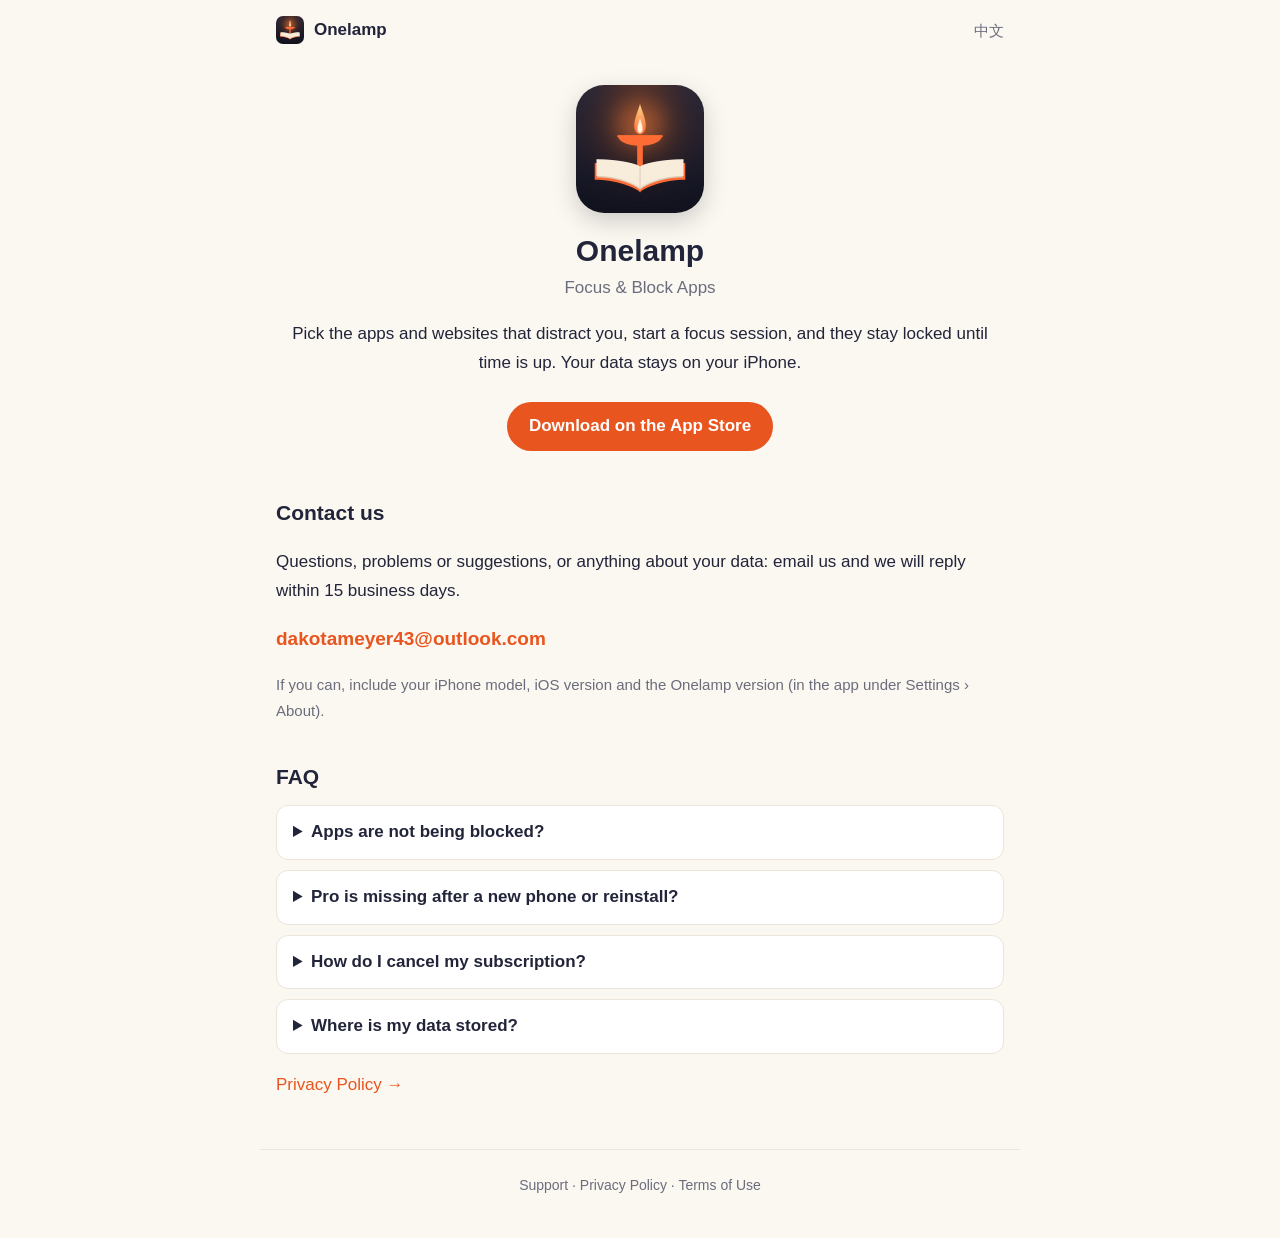
<file: index.html>
<!doctype html>
<html lang="zh-Hans">
<head>
<meta charset="utf-8">
<meta name="viewport" content="width=device-width, initial-scale=1">
<title>一盏 · 专注锁机与番茄钟</title>
<link rel="icon" href="icon-192.png">
<link rel="apple-touch-icon" href="icon-192.png">
<link rel="stylesheet" href="style.css">
<script>
try {
  var picked = localStorage.getItem("lang");
  if (!picked && !/^zh/i.test(navigator.language || "")) location.replace("en/");
} catch (e) {}
</script>
</head>
<body>
<header class="bar">
  <a class="brand" href=""><img src="icon-192.png" alt="" width="28" height="28">一盏</a>
  <a class="lang" href="en/" data-lang="en">English</a>
</header>
<main>
<section class="hero">
  <img src="icon-512.png" alt="" width="128" height="128">
  <h1>一盏</h1>
  <p class="tagline">专注锁机与番茄钟</p>
  <p>选好会分心的 App 和网站，开始一段专注，它们就会被锁住，到点自动解除。数据只保存在你的 iPhone 上。</p>
  <a class="button" href="https://apps.apple.com/app/id6829219759">在 App Store 下载</a>
</section>
<section>
  <h2>联系我们</h2>
  <p>使用中遇到问题、有建议，或想咨询你的数据，请发邮件给我们，我们会在 15 个工作日内回复。</p>
  <p><a class="mail" href="mailto:dakotameyer43@outlook.com">dakotameyer43@outlook.com</a></p>
  <p class="muted">方便的话，请写上 iPhone 型号、iOS 版本和「一盏」的版本号（在 App 的「设置 › 关于」里）。</p>
</section>
<section>
  <h2>常见问题</h2>
  <details><summary>App 没有被屏蔽？</summary><p>请先打开「一盏」，在「设置」里完成屏幕使用时间授权。如果曾在系统「设置 › 屏幕使用时间」里关闭过「一盏」的访问权限，需要重新授权。授权只用于屏蔽你自己选中的内容。</p></details>
<details><summary>换了手机或重装后，Pro 不见了？</summary><p>在「一盏」的「设置」里点「恢复购买」，用购买时的 Apple 账户登录即可。</p></details>
<details><summary>怎么取消订阅？</summary><p>订阅由 Apple 管理：打开 iPhone「设置」，点最上方你的名字，进入「订阅」，选择「一盏」后取消。取消后当前周期结束前仍可使用 Pro。</p></details>
<details><summary>我的数据存在哪里？</summary><p>规则、专注记录和设置只保存在这台 iPhone 上，我们没有服务器，也看不到它们。你可以在 App 的「设置 › 数据」里导出或清除。详见隐私政策。</p></details>
</section>
<section>
  <p><a href="privacy/">隐私政策 →</a></p>
</section>
</main>
<footer>
  <a href="">支持</a> · <a href="privacy/">隐私政策</a> · <a href="https://www.apple.com/legal/internet-services/itunes/dev/stdeula/">使用条款</a>
</footer>
<script>
document.querySelectorAll("[data-lang]").forEach(function (a) {
  a.addEventListener("click", function () { try { localStorage.setItem("lang", a.dataset.lang); } catch (e) {} });
});
</script>
</body>
</html>
</file>
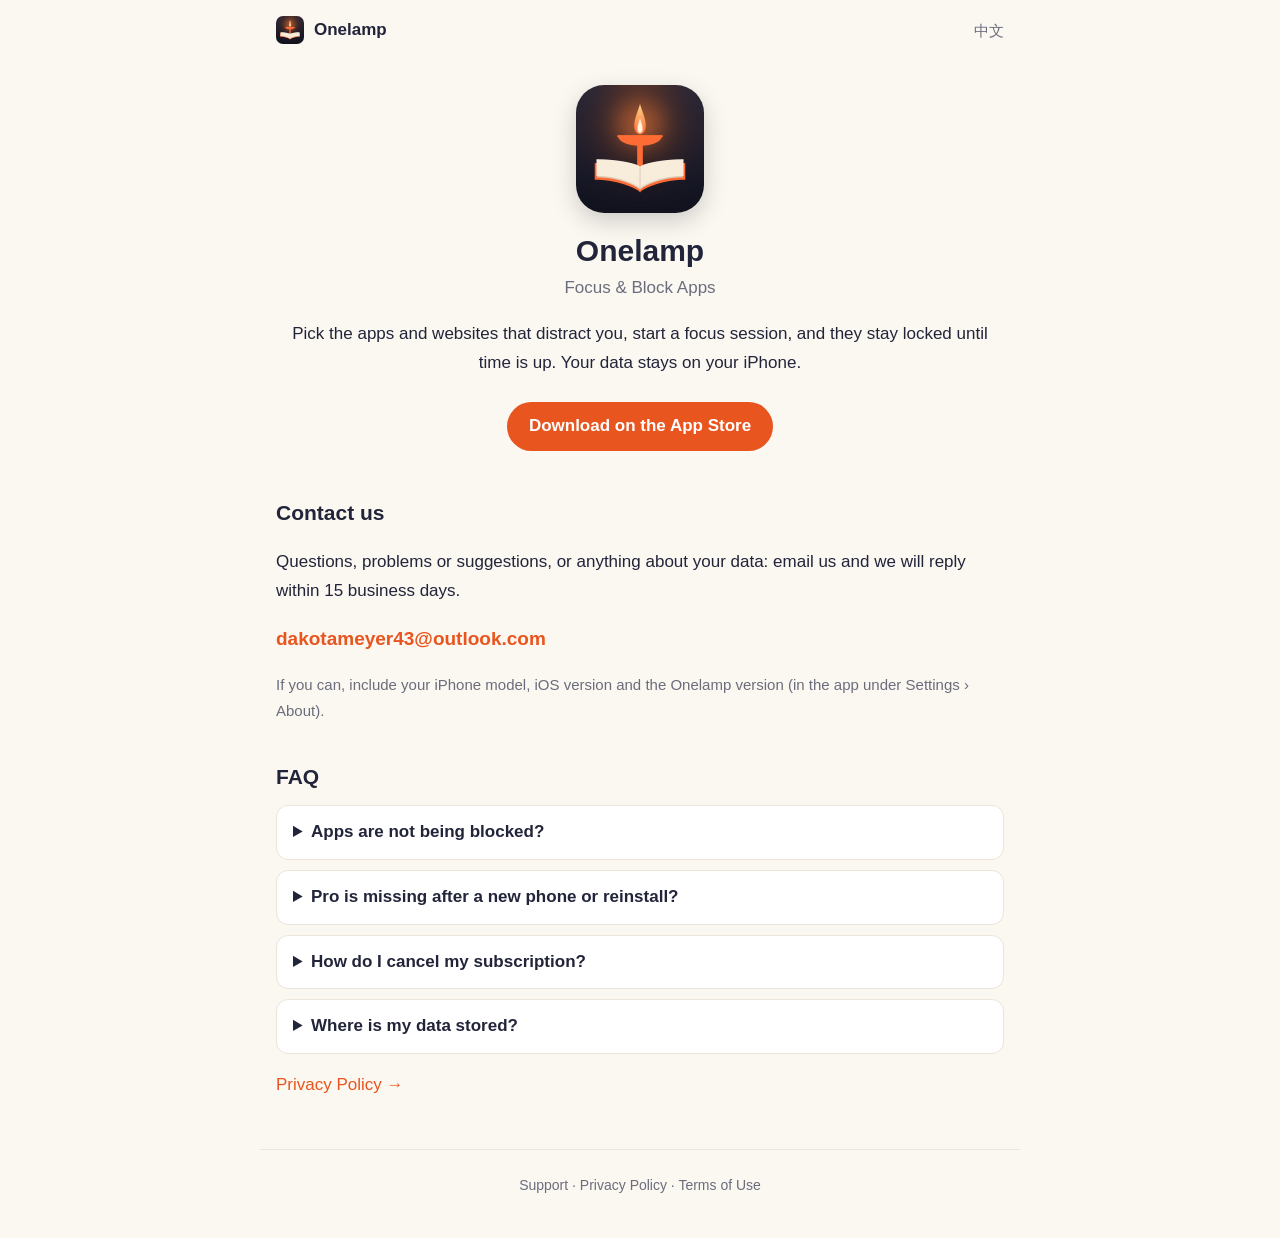
<file: en/index.html>
<!doctype html>
<html lang="en">
<head>
<meta charset="utf-8">
<meta name="viewport" content="width=device-width, initial-scale=1">
<title>Onelamp · Focus &amp; Block Apps</title>
<link rel="icon" href="../icon-192.png">
<link rel="apple-touch-icon" href="../icon-192.png">
<link rel="stylesheet" href="../style.css">

</head>
<body>
<header class="bar">
  <a class="brand" href="../en/"><img src="../icon-192.png" alt="" width="28" height="28">Onelamp</a>
  <a class="lang" href="../" data-lang="zh">中文</a>
</header>
<main>
<section class="hero">
  <img src="../icon-512.png" alt="" width="128" height="128">
  <h1>Onelamp</h1>
  <p class="tagline">Focus & Block Apps</p>
  <p>Pick the apps and websites that distract you, start a focus session, and they stay locked until time is up. Your data stays on your iPhone.</p>
  <a class="button" href="https://apps.apple.com/app/id6829219759">Download on the App Store</a>
</section>
<section>
  <h2>Contact us</h2>
  <p>Questions, problems or suggestions, or anything about your data: email us and we will reply within 15 business days.</p>
  <p><a class="mail" href="mailto:dakotameyer43@outlook.com">dakotameyer43@outlook.com</a></p>
  <p class="muted">If you can, include your iPhone model, iOS version and the Onelamp version (in the app under Settings › About).</p>
</section>
<section>
  <h2>FAQ</h2>
  <details><summary>Apps are not being blocked?</summary><p>Open Onelamp and finish the Screen Time authorization in Settings. If you ever turned off Onelamp&#x27;s access under iPhone Settings › Screen Time, authorize it again. The permission is only used to block what you choose.</p></details>
<details><summary>Pro is missing after a new phone or reinstall?</summary><p>In Onelamp, go to Settings and tap Restore Purchases, signed in with the Apple Account you bought it with.</p></details>
<details><summary>How do I cancel my subscription?</summary><p>Subscriptions are managed by Apple: open iPhone Settings, tap your name at the top, then Subscriptions, choose Onelamp and cancel. Pro stays active until the end of the current period.</p></details>
<details><summary>Where is my data stored?</summary><p>Your rules, focus history and settings are stored only on this iPhone. We run no servers and cannot see them. Export or erase them in the app under Settings › Data. See the Privacy Policy.</p></details>
</section>
<section>
  <p><a href="../en/privacy/">Privacy Policy →</a></p>
</section>
</main>
<footer>
  <a href="../en/">Support</a> · <a href="../en/privacy/">Privacy Policy</a> · <a href="https://www.apple.com/legal/internet-services/itunes/dev/stdeula/">Terms of Use</a>
</footer>
<script>
document.querySelectorAll("[data-lang]").forEach(function (a) {
  a.addEventListener("click", function () { try { localStorage.setItem("lang", a.dataset.lang); } catch (e) {} });
});
</script>
</body>
</html>
</file>
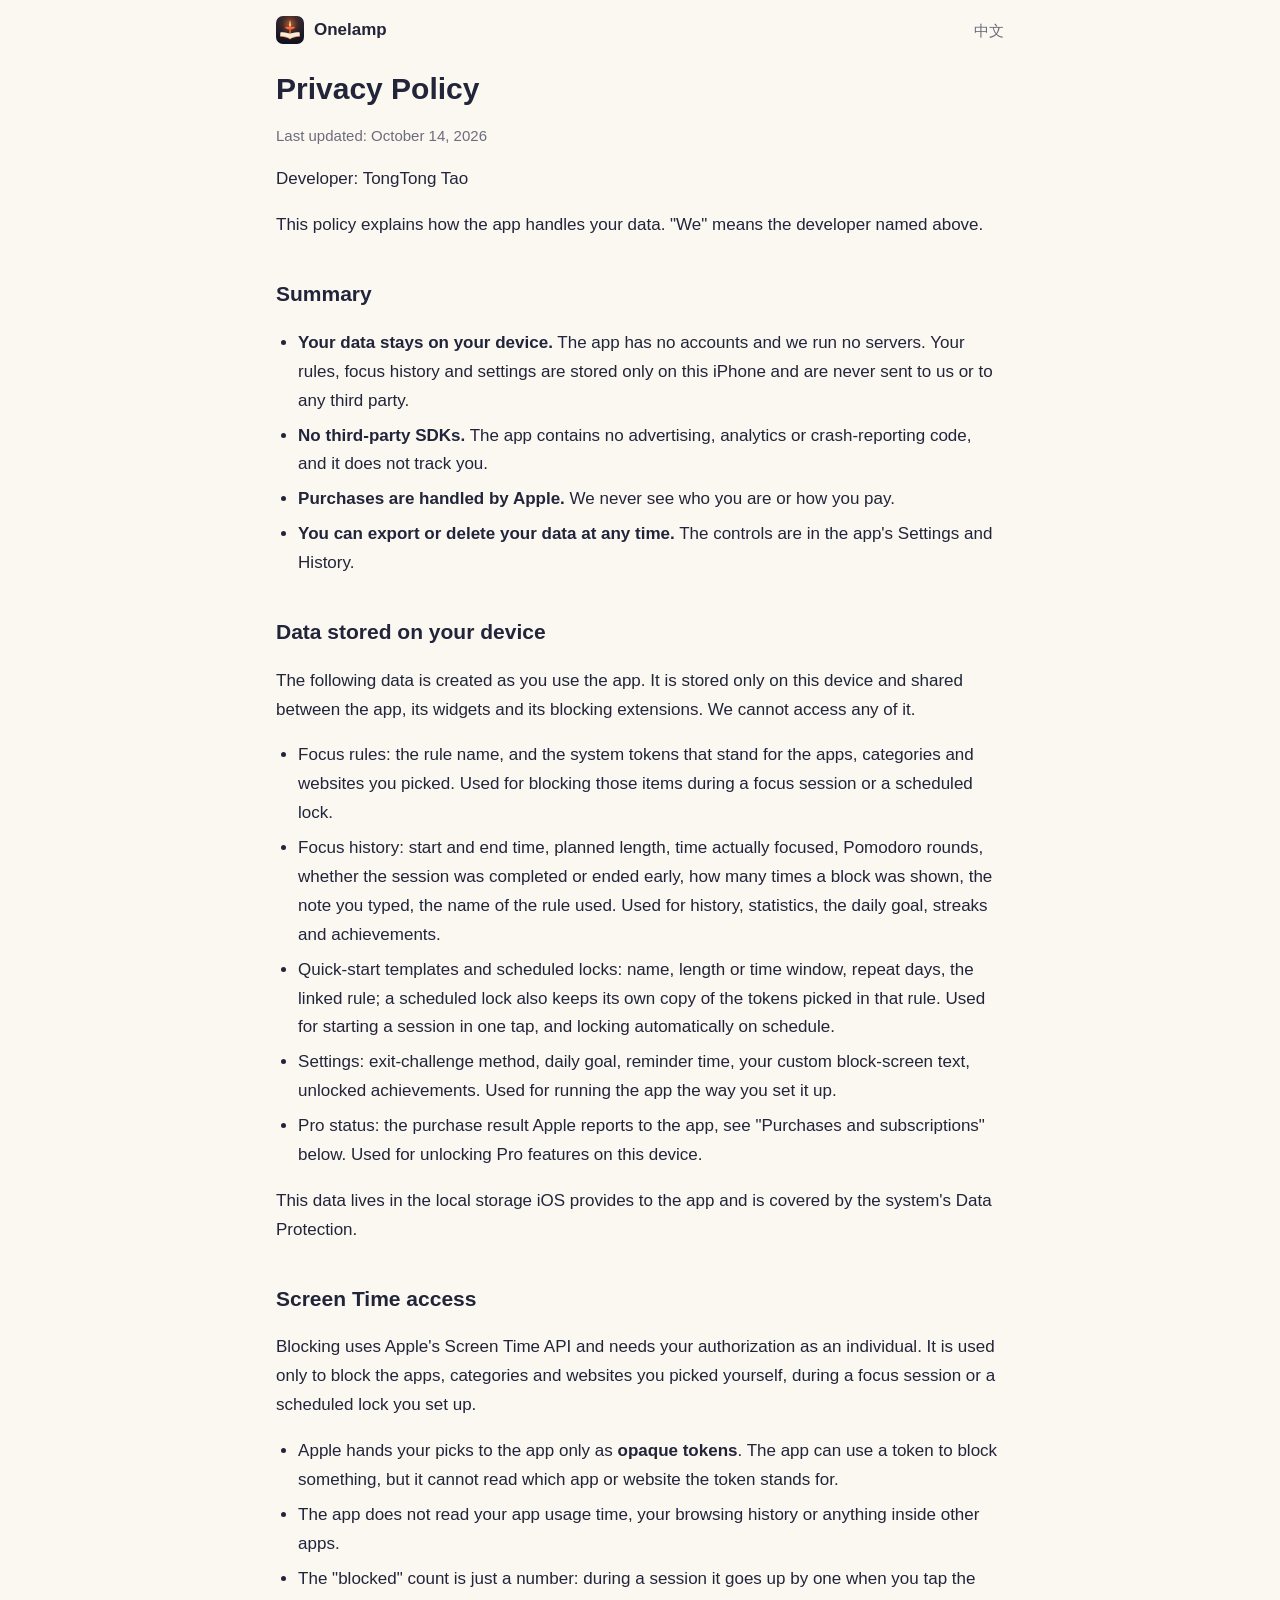
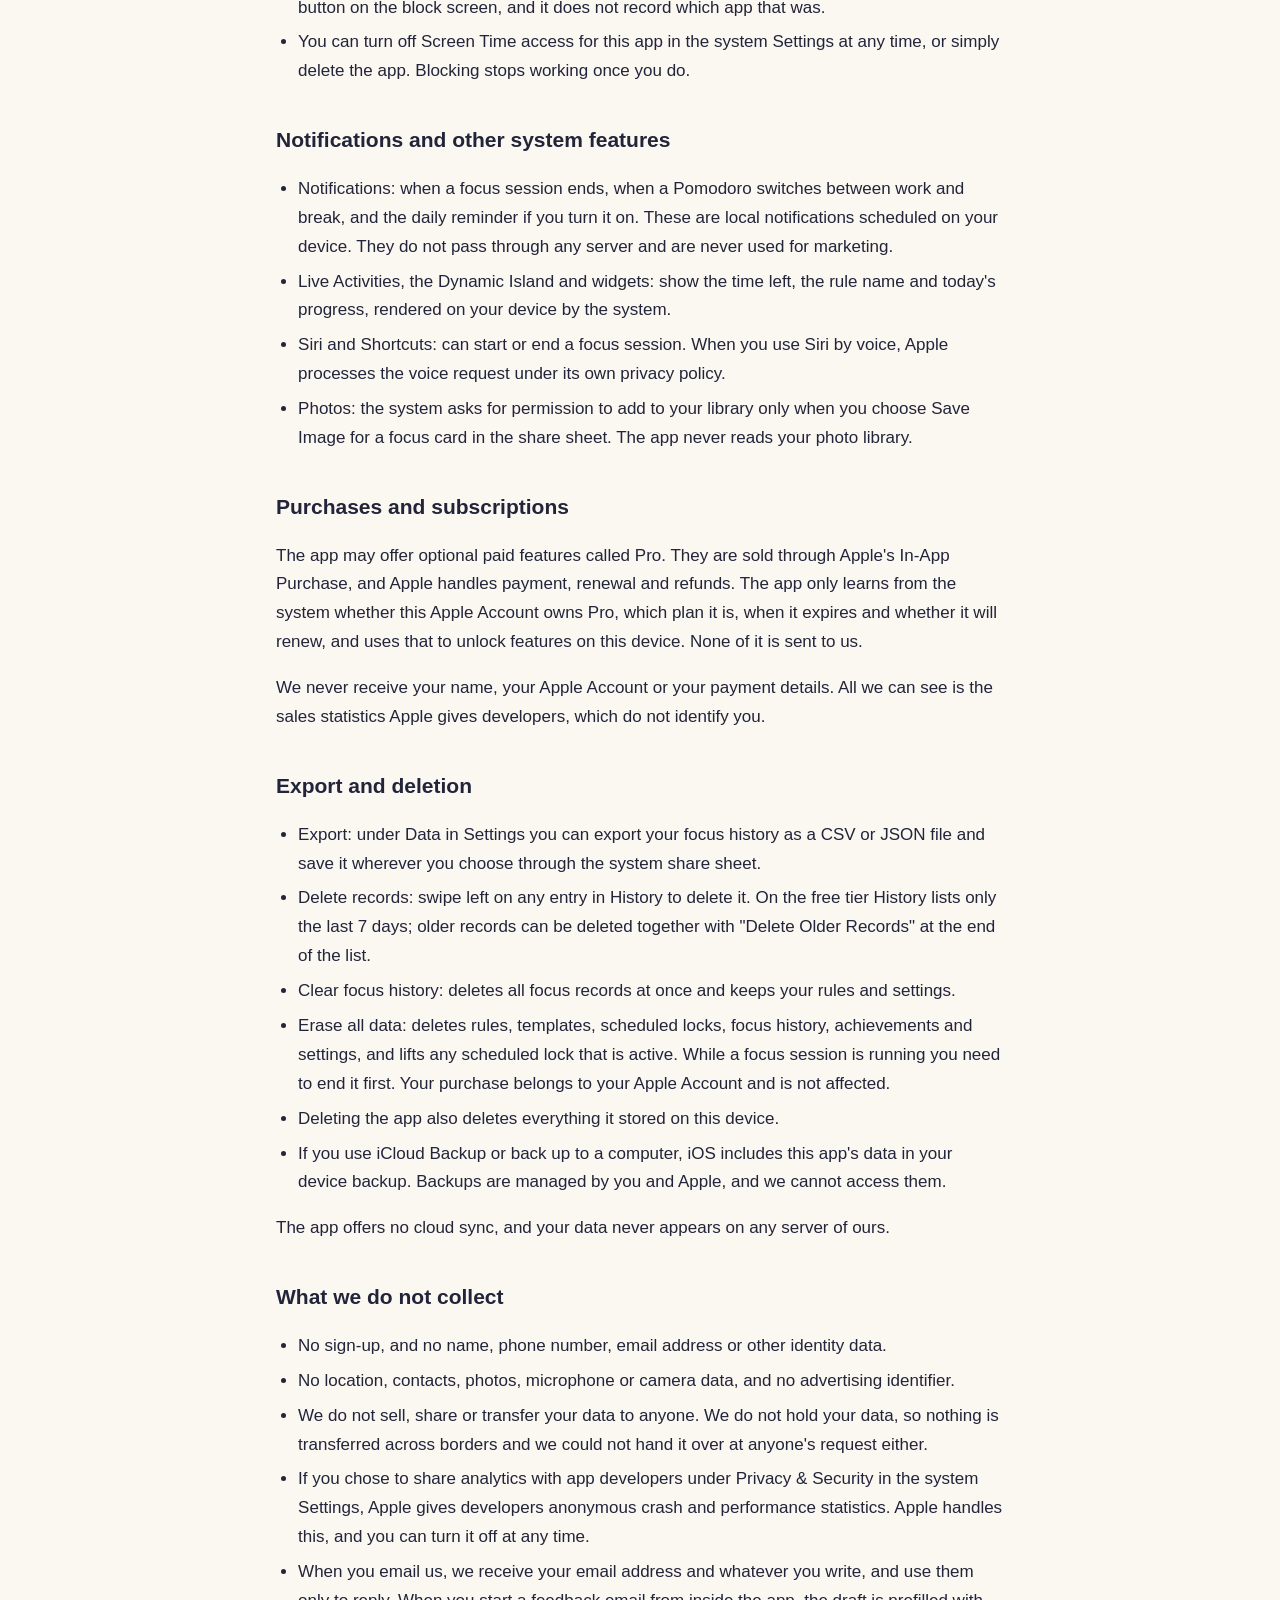
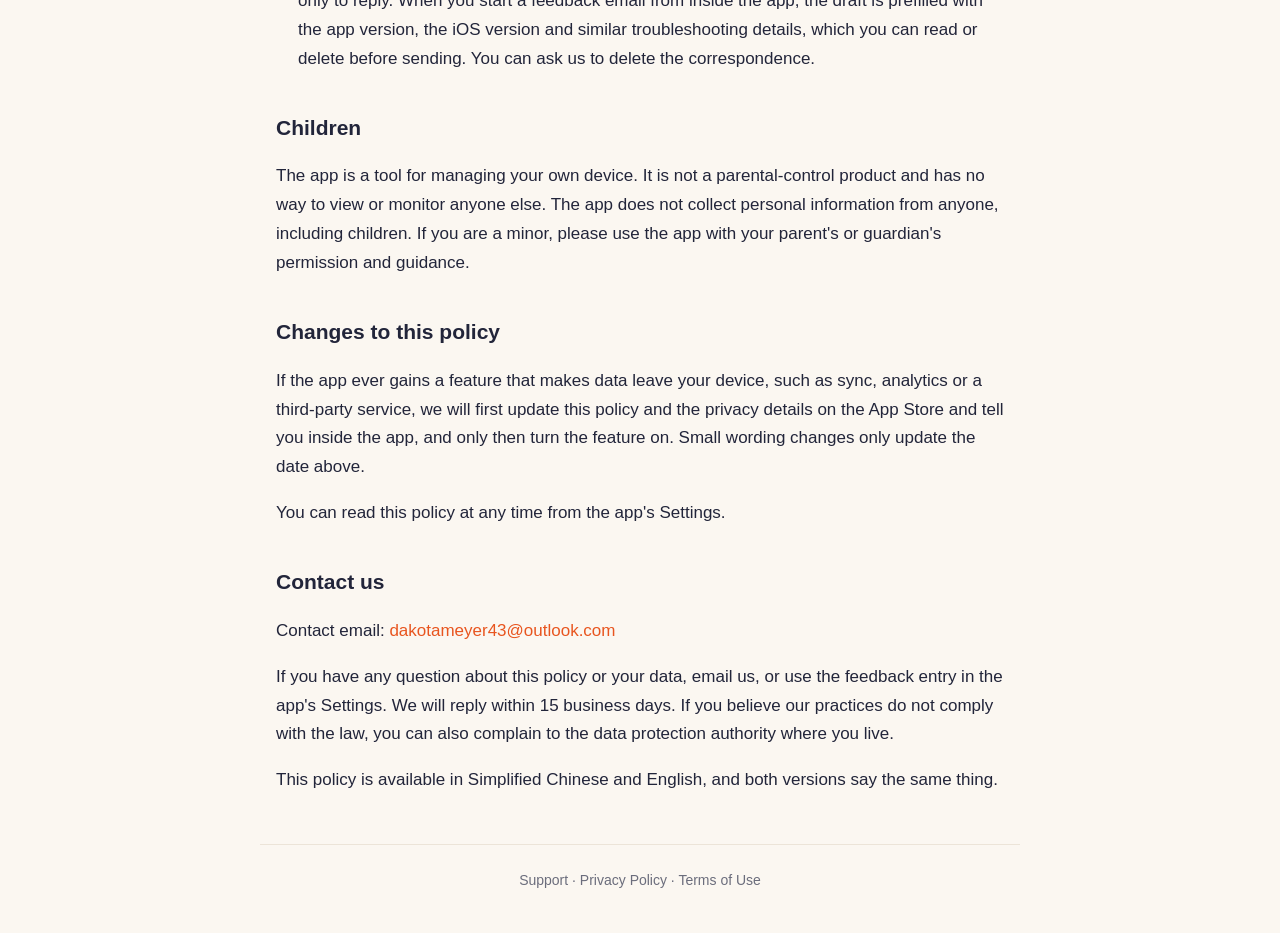
<file: privacy/index.html>
<!doctype html>
<html lang="zh-Hans">
<head>
<meta charset="utf-8">
<meta name="viewport" content="width=device-width, initial-scale=1">
<title>隐私政策 · 一盏</title>
<link rel="icon" href="../icon-192.png">
<link rel="apple-touch-icon" href="../icon-192.png">
<link rel="stylesheet" href="../style.css">
<script>
try {
  var picked = localStorage.getItem("lang");
  if (!picked && !/^zh/i.test(navigator.language || "")) location.replace("../en/privacy/");
} catch (e) {}
</script>
</head>
<body>
<header class="bar">
  <a class="brand" href="../"><img src="../icon-192.png" alt="" width="28" height="28">一盏</a>
  <a class="lang" href="../en/privacy/" data-lang="en">English</a>
</header>
<main>
<article>
<h1>隐私政策</h1>
<p class="updated">更新日期：2026 年 10 月 14 日</p>
<p>开发者：TongTong Tao</p>
<p>这份政策说明本应用如何处理你的数据。文中的“我们”指上面列出的开发者。</p>
<h2>概要</h2>
<ul>
<li><strong>数据只在你的设备上。</strong> 本应用没有账号，我们也没有自己的服务器。你的规则、专注记录和设置只保存在这台 iPhone 上，不会发送给我们或任何第三方。</li>
<li><strong>没有第三方 SDK。</strong> 应用里没有广告、统计或崩溃收集代码，也不追踪你。</li>
<li><strong>购买由 Apple 处理。</strong> 我们看不到你的身份和支付信息。</li>
<li><strong>你可以随时导出或删除数据。</strong> 入口在应用的“设置”和“历史记录”里。</li>
</ul>
<h2>本应用保存的数据</h2>
<p>以下数据由你在使用中产生，只保存在本机，由本应用和它的小组件、屏蔽扩展共用。我们无法访问其中任何一项。</p>
<ul>
<li>专注规则：规则名称，以及代表你所选 App、类别和网站的系统令牌。用于在专注或定时锁定期间屏蔽对应内容。</li>
<li>专注记录：开始和结束时间、计划时长、实际专注时长、番茄钟轮数、完成或中断、拦截次数、你填写的备注、所用规则的名称。用于历史记录、统计、每日目标、连续天数和成就。</li>
<li>快速开始模板和定时锁定：名称、时长或时间段、重复的星期、关联的规则；定时锁定另存一份该规则所选内容的令牌。用于一键开始专注；到点自动锁定。</li>
<li>设置：退出挑战方式、每日目标、提醒时间、自定义的拦截页文案、已解锁的成就。用于按你的偏好运行。</li>
<li>Pro 状态：Apple 告知本应用的购买结果，见下文“购买与订阅”。用于在本机解锁 Pro 功能。</li>
</ul>
<p>这些数据保存在 iOS 为本应用提供的本地存储里，受系统的数据保护机制保护。</p>
<h2>屏幕使用时间权限</h2>
<p>屏蔽功能使用 Apple 的屏幕使用时间接口，需要你以“个人”身份授权。它只用于在你设定的专注时段或定时锁定时段内，屏蔽你自己选中的 App、类别和网站。</p>
<ul>
<li>你在系统选择器里选中的内容，Apple 只以<strong>不透明令牌</strong>的形式交给本应用。本应用可以用这些令牌执行屏蔽，但读不出它们代表哪个 App 或网站。</li>
<li>本应用不读取你的 App 使用时长、浏览记录或其他 App 里的任何内容。</li>
<li>“已拦截次数”只是一个计数：专注期间你在拦截页点按按钮时加一，不记录是哪个 App。</li>
<li>你可以随时在系统“设置”里关闭本应用的屏幕使用时间访问权限，或者直接删除本应用。之后屏蔽即失效。</li>
</ul>
<h2>通知和其他系统功能</h2>
<ul>
<li>通知：专注结束时、番茄钟工作与休息切换时，以及你主动开启的每日提醒。它们都是在本机排定的本地通知，不经过任何服务器，也不用于营销。</li>
<li>实时活动、灵动岛和小组件：显示当前专注的剩余时间、规则名称和今日进度，由系统在本机渲染。</li>
<li>Siri 和快捷指令：可以开始或结束专注。通过 Siri 语音使用时，语音请求由 Apple 按其隐私政策处理。</li>
<li>相册：只有当你在分享面板里选择“存储图像”保存专注卡片时，系统才会请求“添加照片”权限。本应用不读取你的相册。</li>
</ul>
<h2>购买与订阅</h2>
<p>本应用可能提供名为 Pro 的可选付费功能。它通过 Apple 的 App 内购买提供，付款、续订和退款都由 Apple 处理。本应用只从系统得知这个 Apple 账户是否拥有 Pro、是哪一种方案、何时到期以及是否会自动续订，用来在本机解锁功能。这些信息不会发送给我们。</p>
<p>我们得不到你的姓名、Apple 账户或支付信息，只能在 Apple 提供给开发者的后台看到不含个人身份的销售统计。</p>
<h2>导出与删除</h2>
<ul>
<li>导出：在“设置”的“数据”部分，可以把专注记录导出为 CSV 或 JSON 文件，通过系统分享面板存到你选择的位置。</li>
<li>删除记录：在历史记录里左滑删除任意一条。免费版的历史记录只列出最近 7 天，更早的记录可以点列表末尾的“删除更早的记录”一次删除。</li>
<li>清除专注记录：一次删除全部专注记录，规则和设置保留。</li>
<li>清除全部数据：删除规则、模板、定时锁定、专注记录、成就和设置，并解除定时锁定正在生效的屏蔽。专注进行中时需要先结束这一段专注。购买状态属于你的 Apple 账户，不受影响。</li>
<li>删除本应用，也会删除它保存在这台设备上的全部数据。</li>
<li>如果你开启了 iCloud 云备份或电脑备份，iOS 会把本应用的数据包含在你的设备备份里。备份由你和 Apple 管理，我们无法访问。</li>
</ul>
<p>本应用不提供云同步，你的数据不会出现在我们的任何服务器上。</p>
<h2>我们不收集的内容</h2>
<ul>
<li>不要求注册，不收集姓名、手机号、邮箱等身份信息。</li>
<li>不收集位置、通讯录、照片、麦克风或相机数据，不使用广告标识符。</li>
<li>不向任何第三方出售、共享或传输你的数据。数据不在我们手里，所以既不存在向境外传输，我们也无法应他人的要求提供它。</li>
<li>如果你在系统“设置”的“隐私与安全性”里选择了与 App 开发者共享分析数据，Apple 会向开发者提供匿名的崩溃和性能统计。这由 Apple 处理，你可以随时关闭。</li>
<li>你给我们发邮件时，我们会收到你的邮箱地址和邮件内容，只用于回复你。从应用内发起反馈时，邮件草稿里会预填应用版本、系统版本等排查问题用的信息，发送前你可以查看或删掉。你可以要求我们删除往来邮件。</li>
</ul>
<h2>儿童</h2>
<p>本应用是给使用者本人管理自己设备的工具，不是家长控制产品，也没有远程查看或监控他人的功能。本应用不收集任何人的个人信息，包括儿童。未成年人请在监护人同意和指导下使用。</p>
<h2>政策变更</h2>
<p>如果本应用以后增加任何会让数据离开设备的功能，例如同步、统计或第三方服务，我们会先更新本政策和 App Store 上的隐私说明，并在应用内提示，然后才启用。小的文字修订只更新上面的日期。</p>
<p>你可以随时在应用的“设置”里查看本政策。</p>
<h2>联系我们</h2>
<p>联系邮箱：<a href="mailto:dakotameyer43@outlook.com">dakotameyer43@outlook.com</a></p>
<p>对本政策或你的数据有任何疑问，请发邮件给我们，也可以使用应用“设置”里的反馈入口。我们会在 15 个工作日内回复。如果你认为我们的做法不符合法律规定，也可以向所在地的个人信息保护监管部门投诉。</p>
<p>本政策提供简体中文和英文两个版本，内容一致。</p>
</article>
</main>
<footer>
  <a href="../">支持</a> · <a href="../privacy/">隐私政策</a> · <a href="https://www.apple.com/legal/internet-services/itunes/dev/stdeula/">使用条款</a>
</footer>
<script>
document.querySelectorAll("[data-lang]").forEach(function (a) {
  a.addEventListener("click", function () { try { localStorage.setItem("lang", a.dataset.lang); } catch (e) {} });
});
</script>
</body>
</html>
</file>
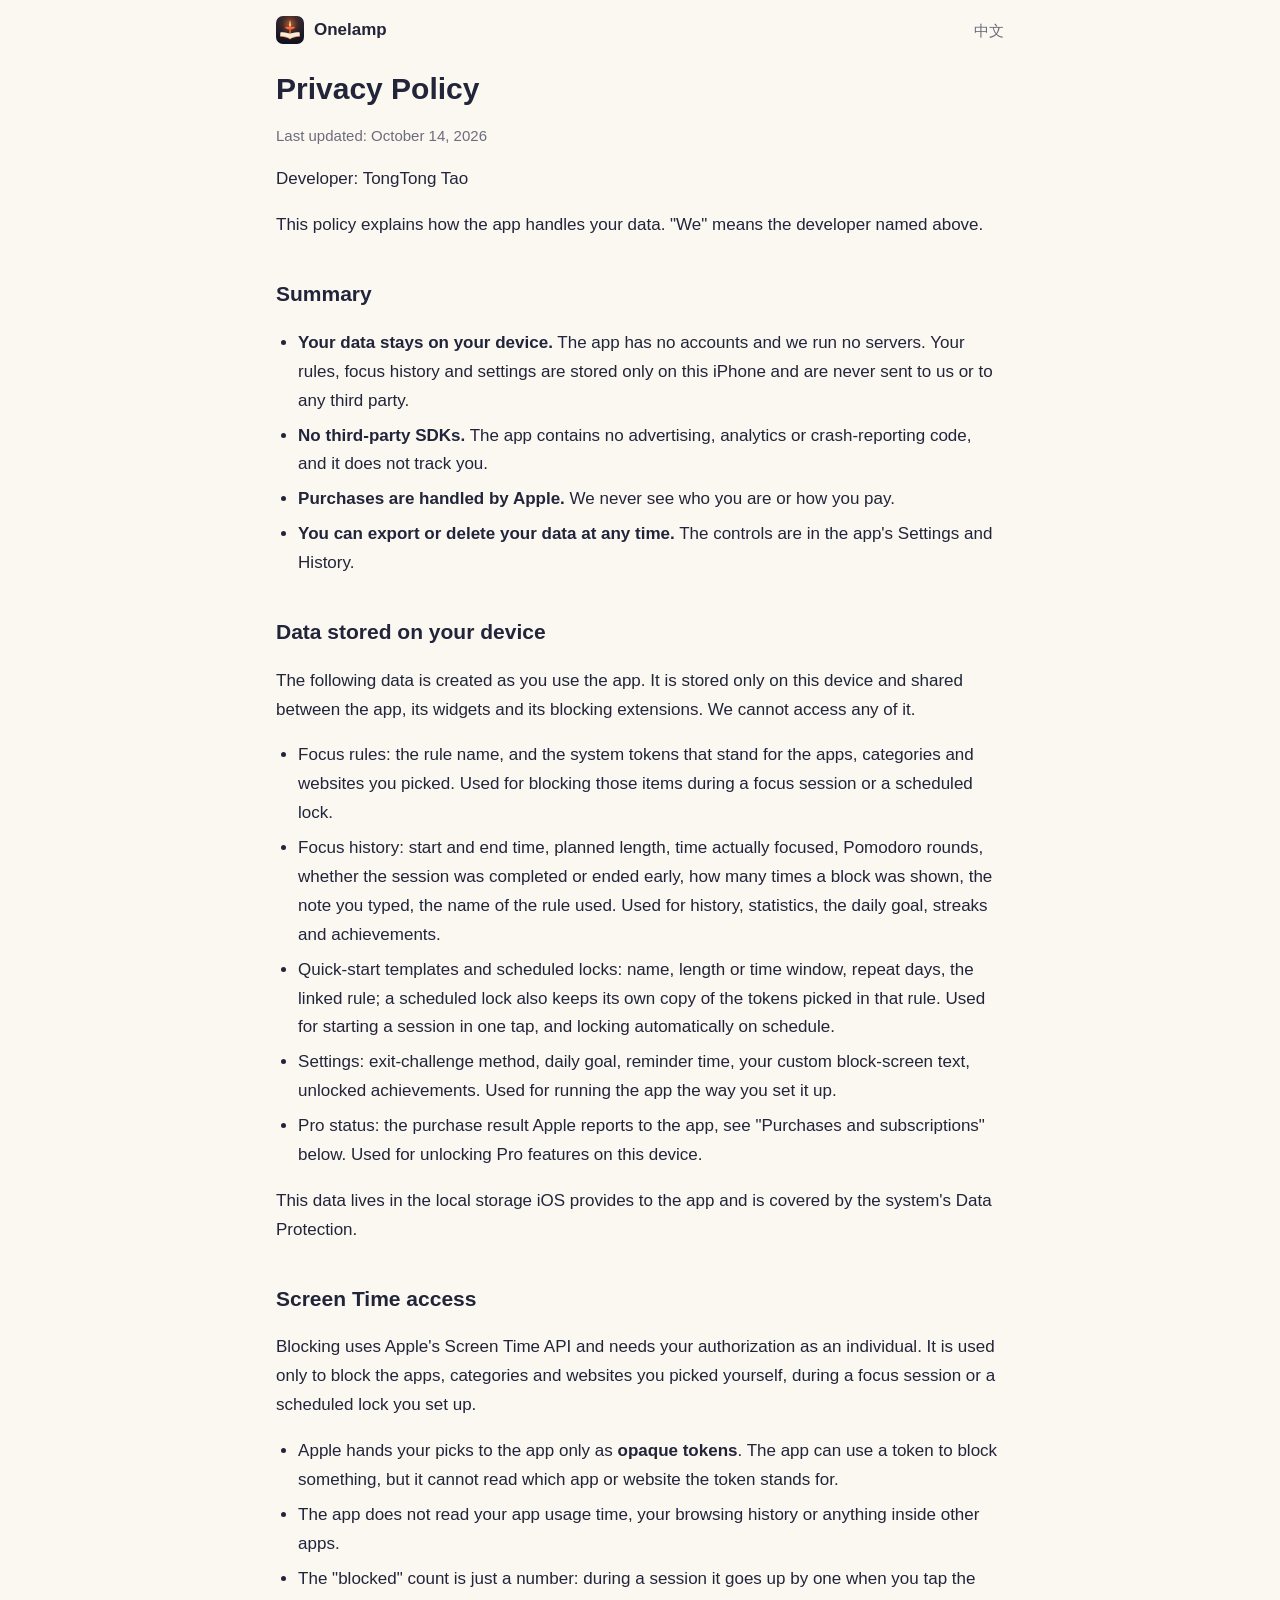
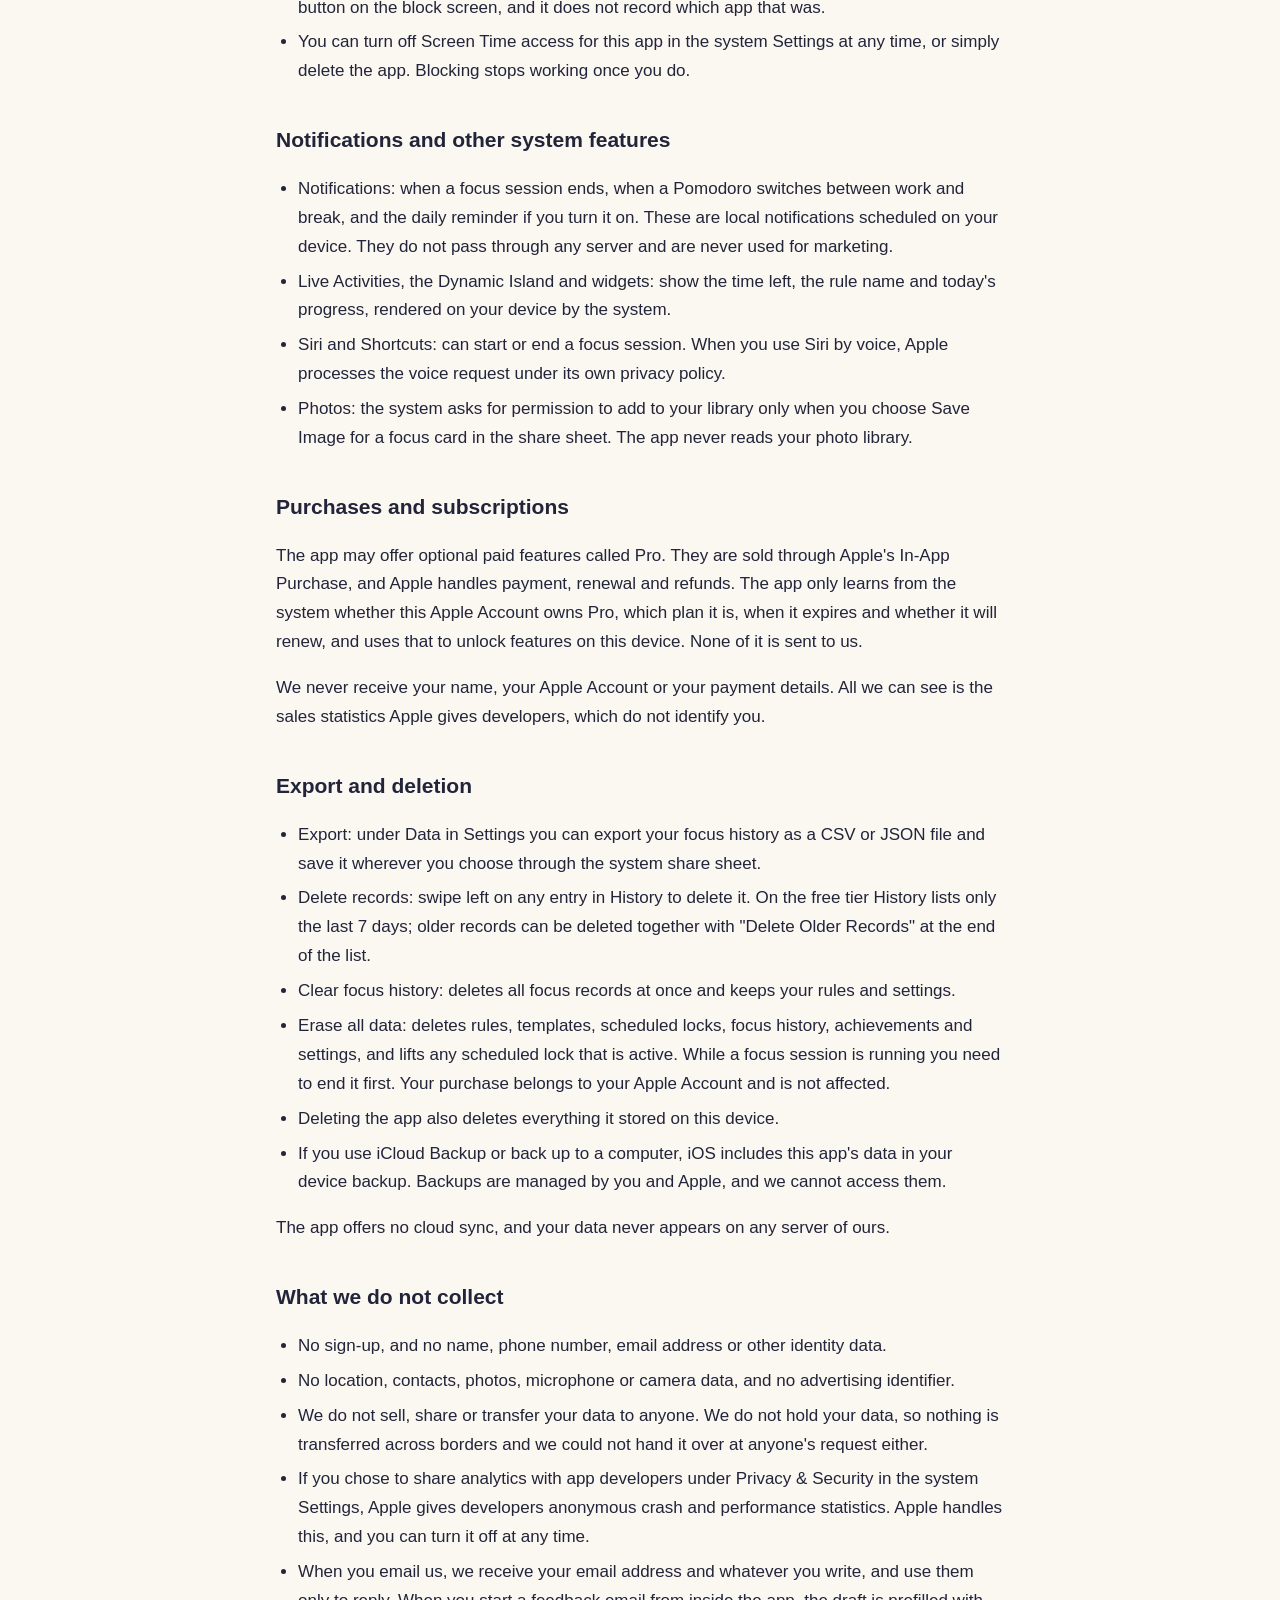
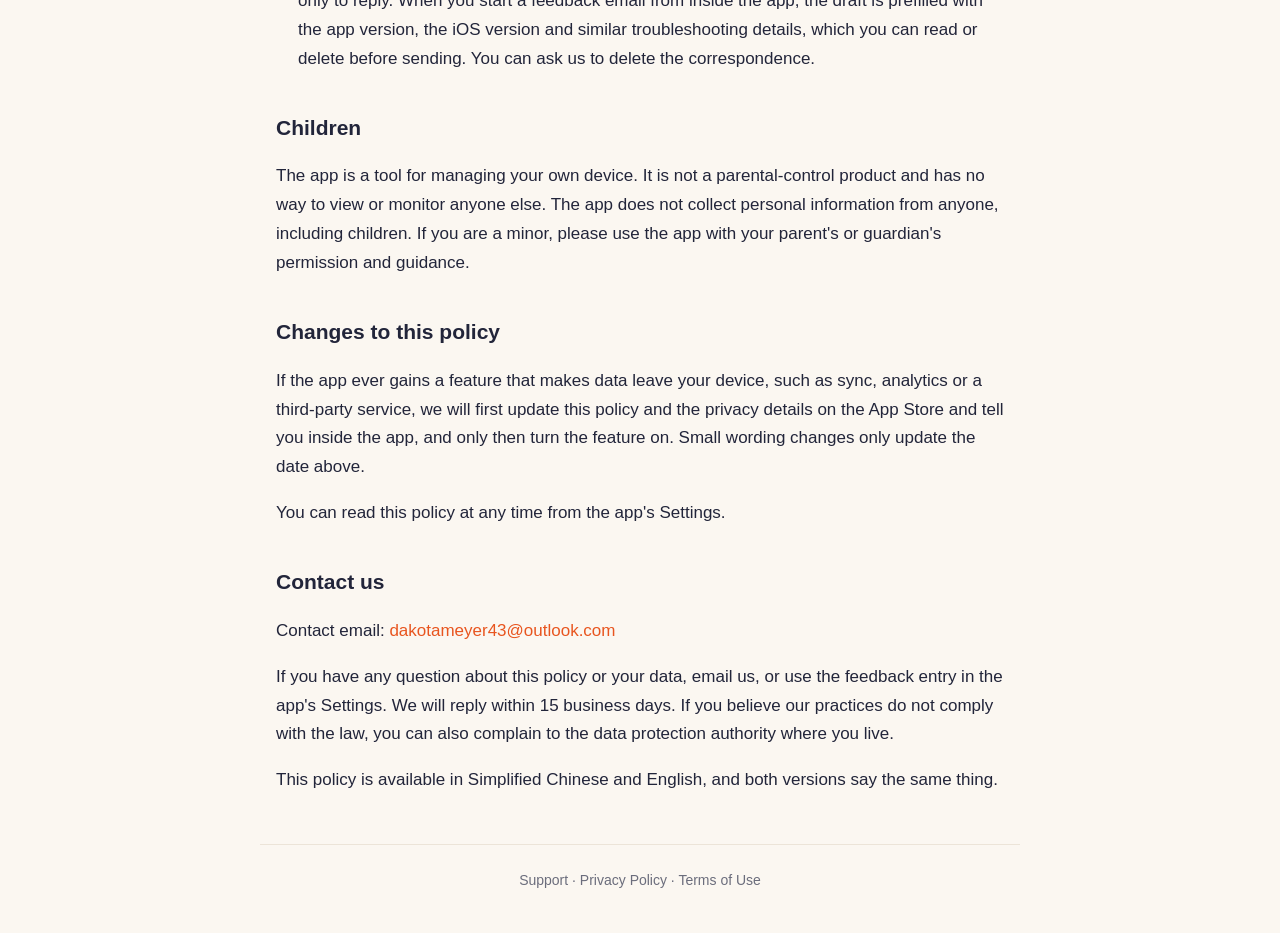
<file: en/privacy/index.html>
<!doctype html>
<html lang="en">
<head>
<meta charset="utf-8">
<meta name="viewport" content="width=device-width, initial-scale=1">
<title>Privacy Policy · Onelamp</title>
<link rel="icon" href="../../icon-192.png">
<link rel="apple-touch-icon" href="../../icon-192.png">
<link rel="stylesheet" href="../../style.css">

</head>
<body>
<header class="bar">
  <a class="brand" href="../../en/"><img src="../../icon-192.png" alt="" width="28" height="28">Onelamp</a>
  <a class="lang" href="../../privacy/" data-lang="zh">中文</a>
</header>
<main>
<article>
<h1>Privacy Policy</h1>
<p class="updated">Last updated: October 14, 2026</p>
<p>Developer: TongTong Tao</p>
<p>This policy explains how the app handles your data. "We" means the developer named above.</p>
<h2>Summary</h2>
<ul>
<li><strong>Your data stays on your device.</strong> The app has no accounts and we run no servers. Your rules, focus history and settings are stored only on this iPhone and are never sent to us or to any third party.</li>
<li><strong>No third-party SDKs.</strong> The app contains no advertising, analytics or crash-reporting code, and it does not track you.</li>
<li><strong>Purchases are handled by Apple.</strong> We never see who you are or how you pay.</li>
<li><strong>You can export or delete your data at any time.</strong> The controls are in the app's Settings and History.</li>
</ul>
<h2>Data stored on your device</h2>
<p>The following data is created as you use the app. It is stored only on this device and shared between the app, its widgets and its blocking extensions. We cannot access any of it.</p>
<ul>
<li>Focus rules: the rule name, and the system tokens that stand for the apps, categories and websites you picked. Used for blocking those items during a focus session or a scheduled lock.</li>
<li>Focus history: start and end time, planned length, time actually focused, Pomodoro rounds, whether the session was completed or ended early, how many times a block was shown, the note you typed, the name of the rule used. Used for history, statistics, the daily goal, streaks and achievements.</li>
<li>Quick-start templates and scheduled locks: name, length or time window, repeat days, the linked rule; a scheduled lock also keeps its own copy of the tokens picked in that rule. Used for starting a session in one tap, and locking automatically on schedule.</li>
<li>Settings: exit-challenge method, daily goal, reminder time, your custom block-screen text, unlocked achievements. Used for running the app the way you set it up.</li>
<li>Pro status: the purchase result Apple reports to the app, see "Purchases and subscriptions" below. Used for unlocking Pro features on this device.</li>
</ul>
<p>This data lives in the local storage iOS provides to the app and is covered by the system's Data Protection.</p>
<h2>Screen Time access</h2>
<p>Blocking uses Apple's Screen Time API and needs your authorization as an individual. It is used only to block the apps, categories and websites you picked yourself, during a focus session or a scheduled lock you set up.</p>
<ul>
<li>Apple hands your picks to the app only as <strong>opaque tokens</strong>. The app can use a token to block something, but it cannot read which app or website the token stands for.</li>
<li>The app does not read your app usage time, your browsing history or anything inside other apps.</li>
<li>The "blocked" count is just a number: during a session it goes up by one when you tap the button on the block screen, and it does not record which app that was.</li>
<li>You can turn off Screen Time access for this app in the system Settings at any time, or simply delete the app. Blocking stops working once you do.</li>
</ul>
<h2>Notifications and other system features</h2>
<ul>
<li>Notifications: when a focus session ends, when a Pomodoro switches between work and break, and the daily reminder if you turn it on. These are local notifications scheduled on your device. They do not pass through any server and are never used for marketing.</li>
<li>Live Activities, the Dynamic Island and widgets: show the time left, the rule name and today's progress, rendered on your device by the system.</li>
<li>Siri and Shortcuts: can start or end a focus session. When you use Siri by voice, Apple processes the voice request under its own privacy policy.</li>
<li>Photos: the system asks for permission to add to your library only when you choose Save Image for a focus card in the share sheet. The app never reads your photo library.</li>
</ul>
<h2>Purchases and subscriptions</h2>
<p>The app may offer optional paid features called Pro. They are sold through Apple's In-App Purchase, and Apple handles payment, renewal and refunds. The app only learns from the system whether this Apple Account owns Pro, which plan it is, when it expires and whether it will renew, and uses that to unlock features on this device. None of it is sent to us.</p>
<p>We never receive your name, your Apple Account or your payment details. All we can see is the sales statistics Apple gives developers, which do not identify you.</p>
<h2>Export and deletion</h2>
<ul>
<li>Export: under Data in Settings you can export your focus history as a CSV or JSON file and save it wherever you choose through the system share sheet.</li>
<li>Delete records: swipe left on any entry in History to delete it. On the free tier History lists only the last 7 days; older records can be deleted together with "Delete Older Records" at the end of the list.</li>
<li>Clear focus history: deletes all focus records at once and keeps your rules and settings.</li>
<li>Erase all data: deletes rules, templates, scheduled locks, focus history, achievements and settings, and lifts any scheduled lock that is active. While a focus session is running you need to end it first. Your purchase belongs to your Apple Account and is not affected.</li>
<li>Deleting the app also deletes everything it stored on this device.</li>
<li>If you use iCloud Backup or back up to a computer, iOS includes this app's data in your device backup. Backups are managed by you and Apple, and we cannot access them.</li>
</ul>
<p>The app offers no cloud sync, and your data never appears on any server of ours.</p>
<h2>What we do not collect</h2>
<ul>
<li>No sign-up, and no name, phone number, email address or other identity data.</li>
<li>No location, contacts, photos, microphone or camera data, and no advertising identifier.</li>
<li>We do not sell, share or transfer your data to anyone. We do not hold your data, so nothing is transferred across borders and we could not hand it over at anyone's request either.</li>
<li>If you chose to share analytics with app developers under Privacy &amp; Security in the system Settings, Apple gives developers anonymous crash and performance statistics. Apple handles this, and you can turn it off at any time.</li>
<li>When you email us, we receive your email address and whatever you write, and use them only to reply. When you start a feedback email from inside the app, the draft is prefilled with the app version, the iOS version and similar troubleshooting details, which you can read or delete before sending. You can ask us to delete the correspondence.</li>
</ul>
<h2>Children</h2>
<p>The app is a tool for managing your own device. It is not a parental-control product and has no way to view or monitor anyone else. The app does not collect personal information from anyone, including children. If you are a minor, please use the app with your parent's or guardian's permission and guidance.</p>
<h2>Changes to this policy</h2>
<p>If the app ever gains a feature that makes data leave your device, such as sync, analytics or a third-party service, we will first update this policy and the privacy details on the App Store and tell you inside the app, and only then turn the feature on. Small wording changes only update the date above.</p>
<p>You can read this policy at any time from the app's Settings.</p>
<h2>Contact us</h2>
<p>Contact email: <a href="mailto:dakotameyer43@outlook.com">dakotameyer43@outlook.com</a></p>
<p>If you have any question about this policy or your data, email us, or use the feedback entry in the app's Settings. We will reply within 15 business days. If you believe our practices do not comply with the law, you can also complain to the data protection authority where you live.</p>
<p>This policy is available in Simplified Chinese and English, and both versions say the same thing.</p>
</article>
</main>
<footer>
  <a href="../../en/">Support</a> · <a href="../../en/privacy/">Privacy Policy</a> · <a href="https://www.apple.com/legal/internet-services/itunes/dev/stdeula/">Terms of Use</a>
</footer>
<script>
document.querySelectorAll("[data-lang]").forEach(function (a) {
  a.addEventListener("click", function () { try { localStorage.setItem("lang", a.dataset.lang); } catch (e) {} });
});
</script>
</body>
</html>
</file>
<file: style.css>
:root {
  --bg: #fbf7f1; --text: #22253a; --muted: #6b6d7c; --card: #ffffff; --line: #ece4d8;
  --accent: #e8551f; --accent-text: #ffffff; --todo: #fff1c2;
  color-scheme: light dark;
}
@media (prefers-color-scheme: dark) {
  :root { --bg: #14151f; --text: #f3ebe0; --muted: #a3a2ad; --card: #1d1f2d; --line: #2c2e40;
          --accent: #ff7a45; --accent-text: #14151f; --todo: #5a4a12; }
}
* { box-sizing: border-box; }
html { -webkit-text-size-adjust: 100%; }
body { margin: 0; background: var(--bg); color: var(--text);
  font: 17px/1.7 -apple-system, BlinkMacSystemFont, "PingFang SC", "Hiragino Sans GB", "Microsoft YaHei", "Segoe UI", sans-serif; }
a { color: var(--accent); text-decoration: none; }
a:hover { text-decoration: underline; }
.bar { max-width: 760px; margin: 0 auto; padding: 16px; display: flex; align-items: center; justify-content: space-between; }
.brand { display: flex; align-items: center; gap: 10px; color: var(--text); font-weight: 600; }
.brand img { border-radius: 7px; }
.lang { font-size: 15px; color: var(--muted); }
main { max-width: 760px; margin: 0 auto; padding: 0 16px 32px; }
h1 { font-size: 30px; line-height: 1.3; margin: 8px 0 4px; }
h2 { font-size: 21px; margin: 36px 0 8px; }
.hero { text-align: center; padding: 24px 0 8px; }
.hero img { border-radius: 28px; box-shadow: 0 8px 24px rgba(0,0,0,.18); }
.tagline { color: var(--muted); margin: 0 0 12px; }
.button { display: inline-block; margin-top: 8px; padding: 10px 22px; border-radius: 999px;
  background: var(--accent); color: var(--accent-text); font-weight: 600; }
.button:hover { text-decoration: none; opacity: .9; }
.mail { font-size: 19px; font-weight: 600; word-break: break-all; }
.muted, .updated { color: var(--muted); font-size: 15px; }
details { background: var(--card); border: 1px solid var(--line); border-radius: 12px; padding: 12px 16px; margin: 10px 0; }
summary { cursor: pointer; font-weight: 600; }
details p { margin: 8px 0 0; }
article ul { padding-left: 1.3em; }
article li { margin: 6px 0; }
.todo, article .todo { background: var(--todo); padding: 0 4px; border-radius: 4px; }
footer { max-width: 760px; margin: 0 auto; padding: 24px 16px 40px; border-top: 1px solid var(--line);
  color: var(--muted); font-size: 14px; text-align: center; }
footer a { color: var(--muted); }
</file>
